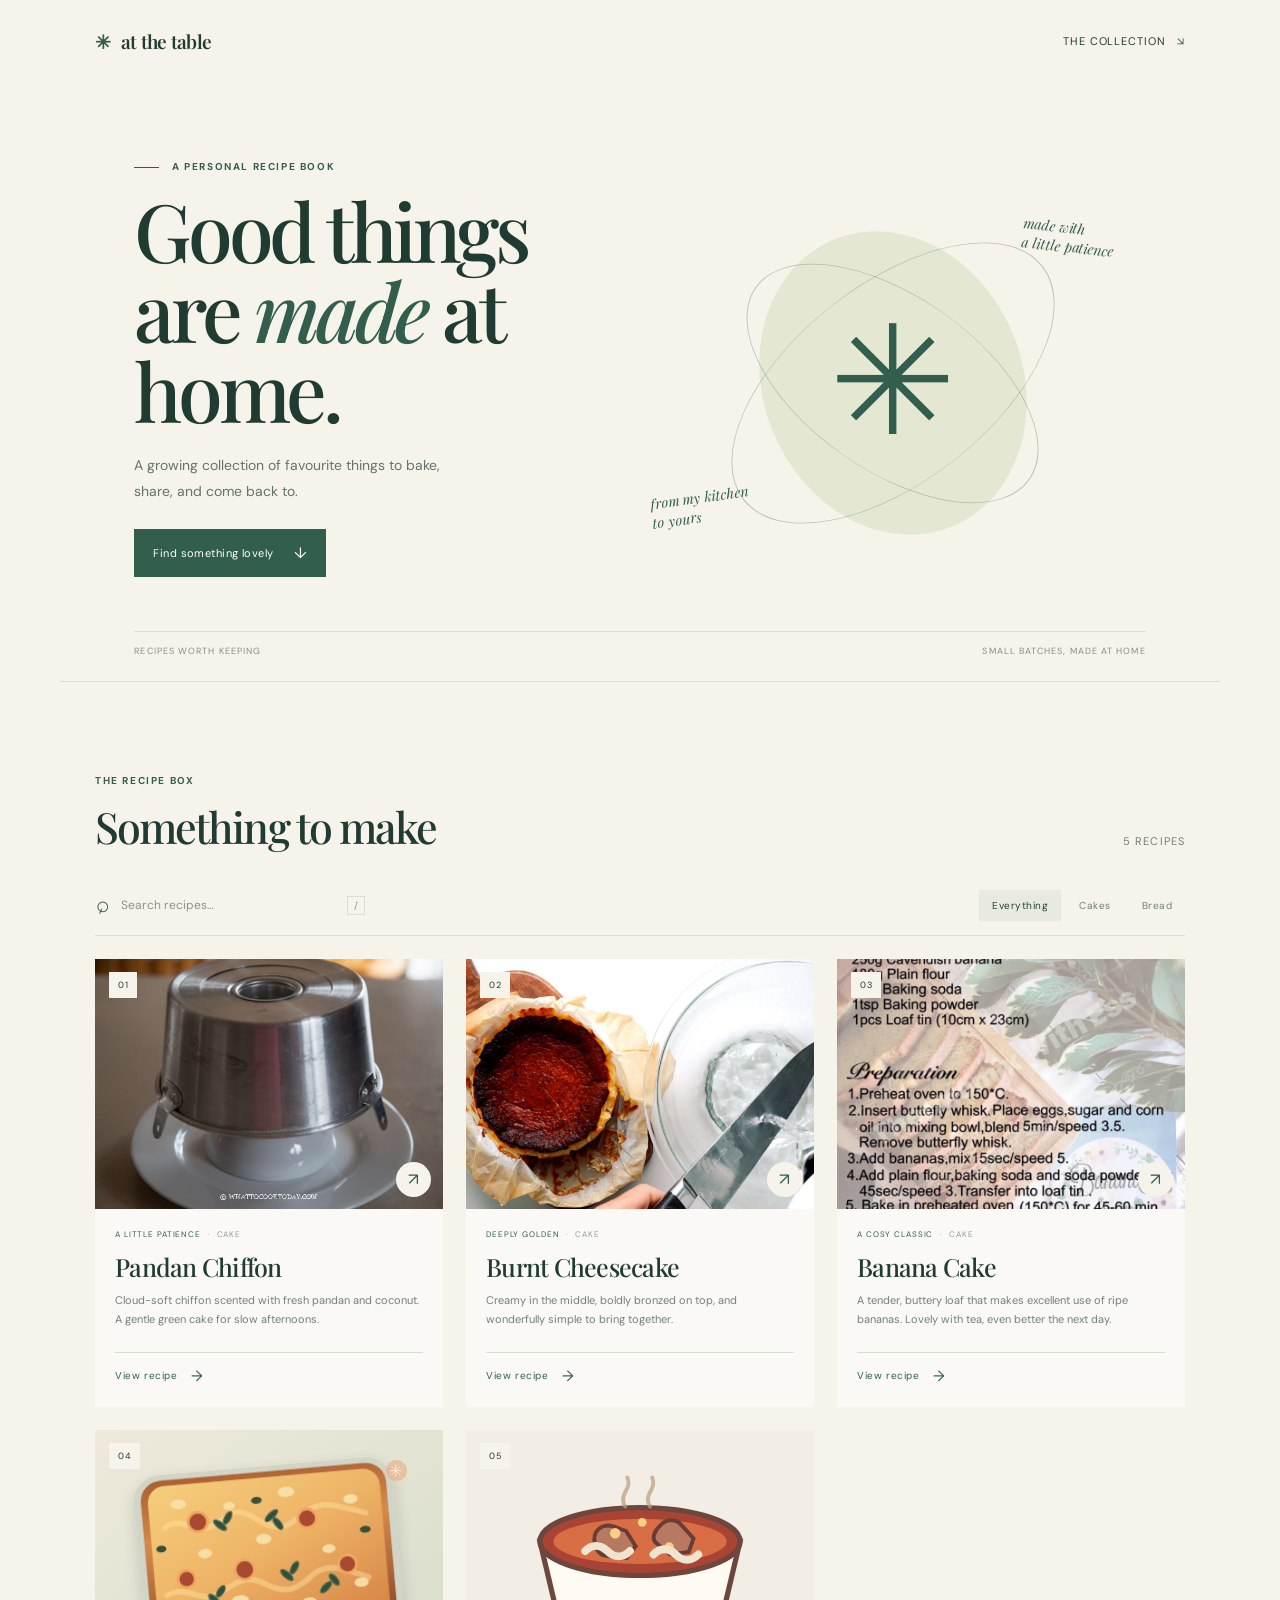
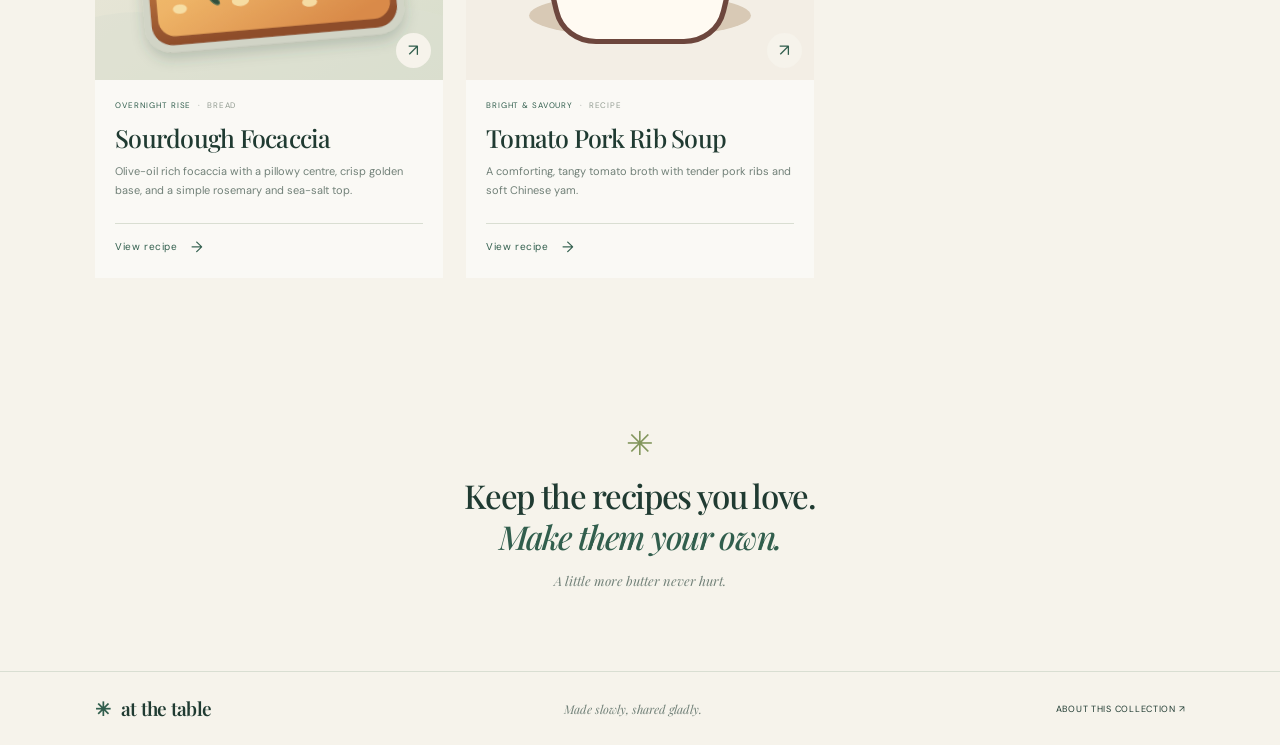
<file: index.html>
<!doctype html>
<html lang="en">
<head>
  <meta charset="utf-8">
  <meta name="viewport" content="width=device-width, initial-scale=1">
  <meta name="theme-color" content="#f6f3eb">
  <meta name="description" content="A little collection of favourite recipes, saved and made at home.">
  <title>At the Table — Favourite Recipes</title>
  <link rel="preconnect" href="https://fonts.googleapis.com">
  <link rel="preconnect" href="https://fonts.gstatic.com" crossorigin>
  <link href="https://fonts.googleapis.com/css2?family=DM+Sans:wght@400;500;600;700&family=Playfair+Display:wght@500;600;700&display=swap" rel="stylesheet">
  <link rel="stylesheet" href="styles.css">
</head>
<body>
  <header class="topbar">
    <a class="wordmark" href="index.html" aria-label="At the Table home"><span class="wordmark-mark">✳</span> at the table</a>
    <a class="top-link" href="#collection">The collection <span aria-hidden="true">↘</span></a>
  </header>
  <main>
    <section class="hero">
      <div class="hero-copy">
        <p class="eyebrow"><span class="eyebrow-line"></span> A personal recipe book</p>
        <h1>Good things<br>are <em>made</em> at home.</h1>
        <p class="hero-intro">A growing collection of favourite things to bake, share, and come back to.</p>
        <a class="hero-cta" href="#collection">Find something lovely <span aria-hidden="true">↓</span></a>
      </div>
      <div class="hero-art" aria-hidden="true">
        <div class="hero-orbit orbit-one"></div><div class="hero-orbit orbit-two"></div>
        <div class="hero-sun">✳</div><span class="hero-note note-top">made with<br>a little patience</span><span class="hero-note note-bottom">from my kitchen<br>to yours</span>
      </div>
      <div class="hero-foot"><span>Recipes worth keeping</span><span>Small batches, made at home</span></div>
    </section>

    <section class="collection section-wrap" id="collection">
      <div class="section-heading">
        <div><p class="eyebrow">The recipe box</p><h2>Something to make</h2></div>
        <span class="recipe-count" id="recipe-count">3 recipes</span>
      </div>
      <div class="toolbar">
        <label class="search-box"><span aria-hidden="true">⌕</span><input id="search" type="search" placeholder="Search recipes…" aria-label="Search recipes"><kbd>/</kbd></label>
        <div class="filters" role="group" aria-label="Filter recipes">
          <button class="filter active" data-filter="all">Everything</button><button class="filter" data-filter="cake">Cakes</button><button class="filter" data-filter="bread">Bread</button>
        </div>
      </div>
      <div class="recipe-grid" id="recipe-grid" aria-live="polite"></div>
      <p class="empty-state" id="empty-state" hidden>No recipes found. Try another search.</p>
    </section>
    <section class="closing-note"><span class="closing-flower" aria-hidden="true">✳</span><p>Keep the recipes you love.<br><em>Make them your own.</em></p><span class="closing-caption">A little more butter never hurt.</span></section>
  </main>
  <footer class="site-footer"><a class="wordmark" href="index.html"><span class="wordmark-mark">✳</span> at the table</a><span>Made slowly, shared gladly.</span><a href="README.md">About this collection ↗</a></footer>
  <script src="recipes.js?v=4"></script><script src="app.js"></script>
</body>
</html>
</file>
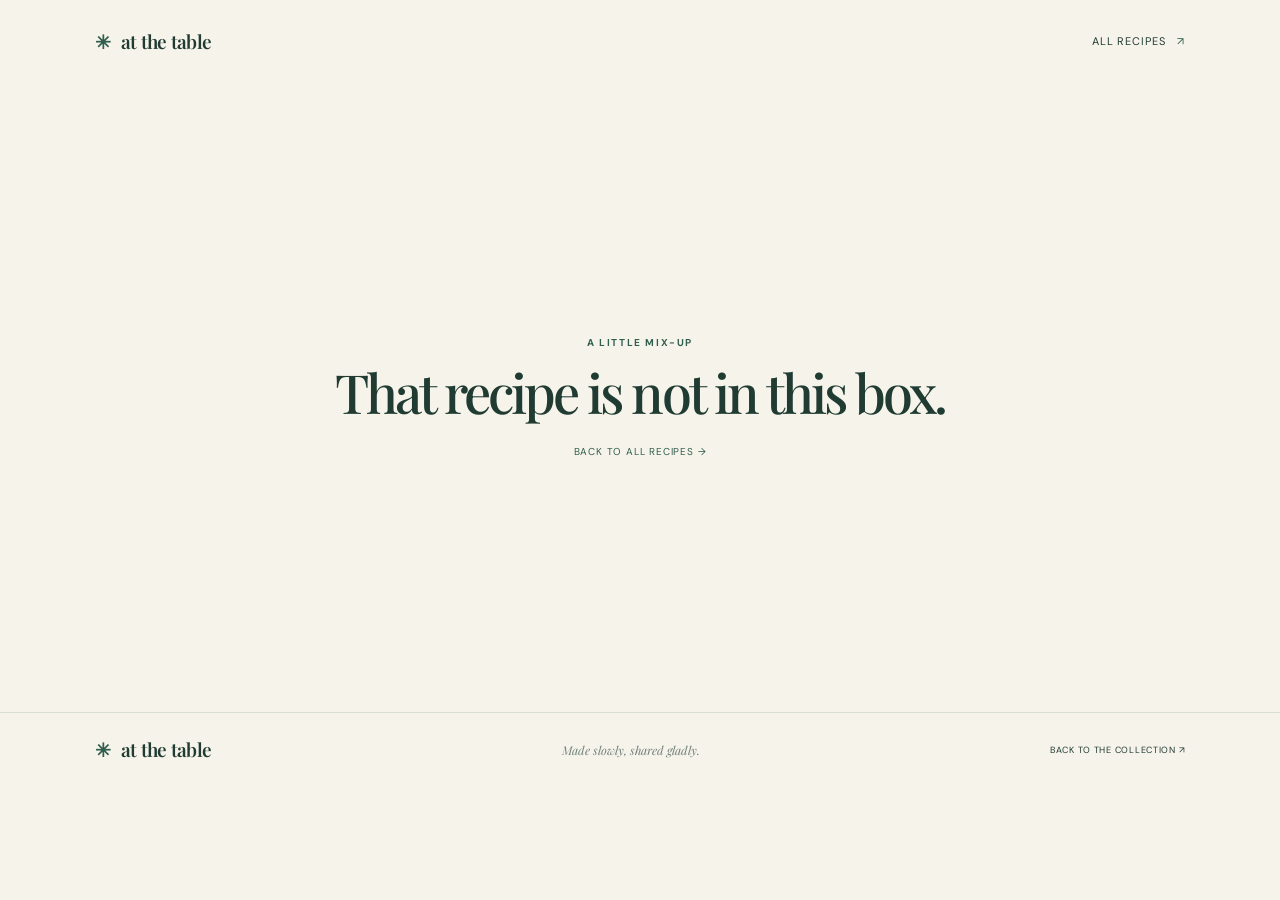
<file: recipe.html>
<!doctype html>
<html lang="en">
<head>
  <meta charset="utf-8">
  <meta name="viewport" content="width=device-width, initial-scale=1">
  <meta name="theme-color" content="#f6f3eb">
  <meta name="description" content="A favourite recipe from At the Table.">
  <title>Recipe — At the Table</title>
  <link rel="preconnect" href="https://fonts.googleapis.com">
  <link rel="preconnect" href="https://fonts.gstatic.com" crossorigin>
  <link href="https://fonts.googleapis.com/css2?family=DM+Sans:wght@400;500;600;700&family=Playfair+Display:wght@500;600;700&display=swap" rel="stylesheet">
  <link rel="stylesheet" href="styles.css">
</head>
<body>
  <header class="topbar"><a class="wordmark" href="index.html"><span class="wordmark-mark">✳</span> at the table</a><a class="top-link" href="index.html#collection">All recipes <span aria-hidden="true">↗</span></a></header>
  <main id="recipe-detail" class="detail-page"></main>
  <footer class="site-footer"><a class="wordmark" href="index.html"><span class="wordmark-mark">✳</span> at the table</a><span>Made slowly, shared gladly.</span><a href="index.html#collection">Back to the collection ↗</a></footer>
  <script src="recipes.js?v=4"></script><script src="app.js"></script>
</body>
</html>
</file>
<file: styles.css>
:root{--paper:#f6f3eb;--ink:#203b32;--muted:#718078;--green:#315e4d;--green-dark:#234438;--lime:#d2dfaa;--line:#d9ded2;--peach:#e9b895;--serif:"Playfair Display",Georgia,serif;--sans:"DM Sans",Arial,sans-serif}*{box-sizing:border-box}html{scroll-behavior:smooth}body{margin:0;background:var(--paper);color:var(--ink);font-family:var(--sans);-webkit-font-smoothing:antialiased}.topbar,.site-footer{max-width:1440px;margin:auto;padding:25px 7.4%;display:flex;align-items:center;justify-content:space-between}.topbar{height:82px}.wordmark{font-family:var(--serif);font-weight:600;font-size:19px;letter-spacing:-.04em;color:var(--ink);text-decoration:none}.wordmark-mark{color:var(--green);font-family:var(--sans);font-size:19px;margin-right:7px}.top-link,.site-footer>a:last-child{font-size:11px;letter-spacing:.08em;text-transform:uppercase;color:var(--ink);text-decoration:none}.top-link span{margin-left:8px;color:var(--green)}.hero{position:relative;max-width:1440px;margin:auto;min-height:560px;padding:78px 10.5% 74px;display:grid;grid-template-columns:1fr 1fr;align-items:center;overflow:hidden}.hero-copy{z-index:1;padding-bottom:30px}.eyebrow{margin:0 0 17px;text-transform:uppercase;letter-spacing:.16em;font-size:10px;font-weight:700;color:var(--green)}.eyebrow-line{display:inline-block;vertical-align:middle;width:25px;height:1px;background:var(--green);margin-right:9px}.hero h1,.detail-heading h1,.not-found h1{font-family:var(--serif);font-weight:500;font-size:clamp(54px,6.3vw,88px);line-height:.99;letter-spacing:-.055em;margin:0;max-width:620px}.hero h1 em,.closing-note em{font-weight:500;color:var(--green);font-style:italic}.hero-intro{max-width:340px;font-size:14px;line-height:1.8;color:#64746d;margin:24px 0 25px}.hero-cta{display:inline-flex;align-items:center;gap:20px;background:var(--green);color:white;text-decoration:none;padding:14px 19px;font-size:11px;letter-spacing:.04em;transition:background .2s,transform .2s}.hero-cta:hover{background:var(--green-dark);transform:translateY(-2px)}.hero-cta span{font-size:15px}.hero-art{height:370px;position:relative;display:grid;place-items:center}.hero-art:before{content:"";position:absolute;width:260px;height:310px;border-radius:48% 52% 48% 52%;background:#e4e8d3;transform:rotate(-17deg)}.hero-orbit{position:absolute;border:1px solid rgba(49,94,77,.32);border-radius:50%;width:335px;height:335px;transform:rotate(35deg) scaleY(.52)}.orbit-two{width:380px;height:380px;transform:rotate(-38deg) scaleY(.52)}.hero-sun{z-index:1;font-size:152px;line-height:1;color:var(--green);font-family:Georgia,serif;animation:turn 48s linear infinite}.hero-note{position:absolute;z-index:2;font-family:var(--serif);font-style:italic;font-size:14px;line-height:1.35;color:var(--green)}.note-top{top:21px;right:31px;transform:rotate(6deg)}.note-bottom{bottom:42px;left:11px;transform:rotate(-8deg)}.hero-foot{position:absolute;bottom:24px;left:10.5%;right:10.5%;display:flex;justify-content:space-between;border-top:1px solid var(--line);padding-top:13px;text-transform:uppercase;letter-spacing:.12em;color:#829087;font-size:9px}.section-wrap{max-width:1160px;margin:0 auto;padding:92px 35px 102px}.collection{border-top:1px solid var(--line)}.section-heading{display:flex;justify-content:space-between;align-items:end}.section-heading .eyebrow{margin-bottom:10px}.section-heading h2,.method h2,.ingredients-panel h2,.tips-panel h2,.references h2{font-family:var(--serif);font-size:43px;letter-spacing:-.045em;font-weight:500;margin:0}.recipe-count{font-size:11px;letter-spacing:.1em;text-transform:uppercase;color:var(--muted);padding-bottom:7px}.toolbar{display:flex;justify-content:space-between;align-items:center;margin:35px 0 23px;padding-bottom:14px;border-bottom:1px solid var(--line)}.search-box{display:flex;align-items:center;gap:10px;color:var(--green);width:270px}.search-box>span{font-family:Georgia,serif;font-size:23px;transform:rotate(-20deg)}.search-box input{width:100%;border:0;outline:none;background:transparent;font:12px var(--sans);color:var(--ink)}.search-box input::placeholder{color:#89948c}.search-box kbd{font:10px var(--sans);color:#89948c;border:1px solid var(--line);padding:2px 6px}.filters{display:flex;gap:5px}.filter{cursor:pointer;border:0;background:transparent;color:var(--muted);padding:9px 13px;font:10px var(--sans);letter-spacing:.05em}.filter.active{background:#e7eadc;color:var(--green-dark)}.recipe-grid{display:grid;grid-template-columns:repeat(3,1fr);gap:23px}.recipe-card{display:block;text-decoration:none;color:inherit;background:#faf9f5;transition:transform .25s,box-shadow .25s}.recipe-card:hover{transform:translateY(-5px);box-shadow:0 16px 30px rgba(32,59,50,.09)}.card-image-wrap{height:250px;position:relative;overflow:hidden;background:#e8e7dc}.card-image{display:block;width:100%;height:100%;object-fit:cover;transition:transform .5s}.recipe-card:hover .card-image{transform:scale(1.035)}.card-number{position:absolute;top:13px;left:14px;background:var(--paper);padding:7px 9px;font-size:9px;letter-spacing:.08em}.card-arrow{position:absolute;right:12px;bottom:12px;width:35px;height:35px;border-radius:50%;background:var(--paper);display:grid;place-items:center;color:var(--green);font-size:17px}.card-content{padding:20px 20px 21px}.card-meta{display:flex;gap:7px;text-transform:uppercase;letter-spacing:.11em;font-size:8px;color:var(--green)}.card-meta span+span{color:#929c91}.card-content h3{font:500 25px var(--serif);letter-spacing:-.03em;margin:11px 0 8px}.card-content p{font-size:11px;line-height:1.75;color:#718078;margin:0;min-height:42px}.card-link{display:inline-flex;gap:13px;align-items:center;margin-top:19px;border-top:1px solid var(--line);padding-top:13px;width:100%;font-size:10px;letter-spacing:.06em;color:var(--green)}.card-link span{font-size:15px}.empty-state{font:italic 20px var(--serif);color:var(--muted);padding:35px 0}.closing-note{text-align:center;padding:42px 20px 80px;position:relative}.closing-flower{font-size:33px;color:#83965d}.closing-note p{font:500 33px/1.25 var(--serif);letter-spacing:-.04em;margin:10px 0 13px}.closing-caption{font:italic 13px var(--serif);color:var(--muted)}.site-footer{border-top:1px solid var(--line);padding-top:23px;padding-bottom:23px}.site-footer>span{font:italic 12px var(--serif);color:var(--muted)}.site-footer>a:last-child{font-size:9px}.detail-page{max-width:1230px;margin:auto;padding:0 45px}.detail-hero{position:relative;padding:23px 0 56px;display:grid;grid-template-columns:1fr 42%;align-items:center;gap:65px;min-height:470px}.back-link,.detail-bottom a,.text-link{font-size:10px;letter-spacing:.08em;text-transform:uppercase;text-decoration:none;color:var(--green)}.back-link{position:absolute;top:5px;left:0}.detail-heading{padding-top:50px}.detail-heading .eyebrow{margin-bottom:15px}.eyebrow-dot{margin:0 7px;color:#a0a99d}.detail-heading h1{font-size:clamp(48px,6vw,74px)}.detail-intro{max-width:420px;font-size:13px;line-height:1.8;color:var(--muted);margin:20px 0 0}.detail-hero-image{height:355px;background:#e7e7dc;position:relative}.detail-hero-image:after{content:"";position:absolute;inset:12px -12px -12px 12px;border:1px solid #bfc9b5;z-index:-1}.detail-hero-image img{width:100%;height:100%;object-fit:cover}.detail-layout{border-top:1px solid var(--line);padding:60px 0 85px;display:grid;grid-template-columns:300px 1fr;gap:95px}.ingredients-panel{align-self:start;background:#e9ecdf;padding:27px 27px 23px;position:sticky;top:20px}.ingredients-panel .eyebrow{margin-bottom:9px}.ingredients-panel h2{font-size:31px}.panel-note{font:italic 12px var(--serif);color:var(--muted);margin:6px 0 22px}.ingredient-list,.tips-panel ul{list-style:none;margin:0;padding:0}.ingredient-list li{position:relative;padding:10px 0 10px 20px;border-top:1px solid rgba(49,94,77,.14);font-size:11px;line-height:1.6;color:#455d52}.ingredient-list li:before{content:"";position:absolute;left:1px;top:17px;width:6px;height:6px;border:1px solid #81956c;border-radius:50%}.ingredient-foot{border-top:1px solid rgba(49,94,77,.2);margin-top:17px;padding-top:15px;font:italic 12px var(--serif);color:var(--green)}.method-heading{margin:2px 0 31px}.method-heading .eyebrow{margin-bottom:9px}.method h2{font-size:37px}.step-list{padding:0;margin:0;list-style:none}.step-item{display:grid;grid-template-columns:42px 1fr;gap:14px;padding:0 0 28px;margin:0 0 25px;border-bottom:1px solid var(--line)}.step-number{font:italic 16px var(--serif);color:#81956c;padding-top:1px}.step-copy p{font-size:13px;line-height:1.85;margin:0;color:#485b52}.step-image{margin:17px 0 0;max-width:440px}.step-image img{display:block;width:100%;max-height:280px;object-fit:cover}.tips-panel{display:grid;grid-template-columns:35px 1fr;gap:16px;padding:25px 26px;background:#ede8dd;margin:30px 0 54px}.tips-star{font-size:24px;color:#ae7955}.tips-panel .eyebrow,.references .eyebrow{margin-bottom:8px}.tips-panel h2,.references h2{font-size:27px}.tips-panel ul{margin-top:13px}.tips-panel li{font-size:11px;line-height:1.7;padding:7px 0 7px 16px;position:relative;color:#5d665d}.tips-panel li:before{content:"—";position:absolute;left:0;color:#ae7955}.references{padding-top:6px}.reference-links{display:flex;flex-wrap:wrap;gap:10px;margin-top:17px}.reference-links a{font-size:10px;color:var(--green);text-decoration:none;border:1px solid #cad3c4;padding:10px 12px}.reference-links a:hover{background:#e9ecdf}.reference-links span{margin-left:8px}.detail-bottom{border-top:1px solid var(--line);padding:21px 0 35px;display:flex;justify-content:space-between}.detail-bottom span{font:italic 12px var(--serif);color:var(--muted)}.not-found{text-align:center;min-height:70vh;display:flex;align-items:center;justify-content:center;flex-direction:column}.not-found h1{font-size:54px;max-width:620px}.text-link{margin-top:25px}.step-item:last-child{margin-bottom:0}.detail-heading h1{max-width:580px}@keyframes turn{to{transform:rotate(360deg)}}@media(max-width:800px){.topbar,.site-footer{padding-left:6%;padding-right:6%}.hero{padding:65px 7% 75px;min-height:520px}.hero-art{height:300px}.hero-art:before{width:215px;height:260px}.hero-orbit{width:280px;height:280px}.orbit-two{width:315px;height:315px}.hero-sun{font-size:125px}.hero-foot{left:7%;right:7%}.section-wrap{padding:72px 6% 80px}.recipe-grid{gap:14px}.card-image-wrap{height:205px}.card-content{padding:16px}.card-content h3{font-size:22px}.detail-page{padding:0 6%}.detail-hero{gap:35px;grid-template-columns:1fr 40%;min-height:400px}.detail-hero-image{height:300px}.detail-layout{grid-template-columns:255px 1fr;gap:45px}.ingredients-panel{padding:22px}.site-footer>span{display:none}}@media(max-width:600px){.topbar{height:68px}.hero{display:block;padding-top:61px;min-height:690px}.hero h1{font-size:62px}.hero-art{height:295px;margin:0 -12px}.hero-foot{font-size:8px;bottom:17px}.section-wrap{padding-top:58px}.section-heading h2{font-size:34px}.toolbar{align-items:flex-start;gap:16px;flex-direction:column;margin-top:24px}.search-box{width:100%}.filters{width:100%}.recipe-grid{grid-template-columns:1fr;gap:16px}.card-image-wrap{height:245px}.card-content p{min-height:unset}.closing-note{padding-bottom:57px}.closing-note p{font-size:29px}.site-footer{flex-wrap:wrap;gap:12px}.site-footer>span{display:block;width:100%;order:3}.detail-page{padding:0 22px}.detail-hero{display:flex;flex-direction:column;align-items:stretch;gap:25px;padding-top:38px;padding-bottom:35px}.back-link{top:8px}.detail-heading{padding-top:28px}.detail-heading h1{font-size:52px}.detail-intro{font-size:12px}.detail-hero-image{height:260px;margin-right:8px}.detail-layout{display:flex;flex-direction:column;gap:47px;padding:38px 0 55px}.ingredients-panel{position:static}.method h2{font-size:33px}.step-item{grid-template-columns:32px 1fr;gap:9px}.step-copy p{font-size:12px}.tips-panel{padding:20px 17px;grid-template-columns:26px 1fr;gap:10px}.tips-panel h2,.references h2{font-size:24px}.detail-bottom{gap:12px}.detail-bottom a,.detail-bottom span{font-size:9px}.top-link{font-size:9px}}@media(prefers-reduced-motion:reduce){*,*::before,*::after{scroll-behavior:auto!important;animation-duration:.01ms!important;animation-iteration-count:1!important;transition-duration:.01ms!important}}

.ingredient-list li.ingredient-group-heading{position:static;padding:13px 0 4px;border-top:1px solid rgba(49,94,77,.14);font-size:8px;font-weight:700;letter-spacing:.13em;text-transform:uppercase;color:#718078}.ingredient-list li.ingredient-group-heading:first-child{border-top:0;padding-top:0}.ingredient-list li.ingredient-group-heading:before{display:none}
</file>
